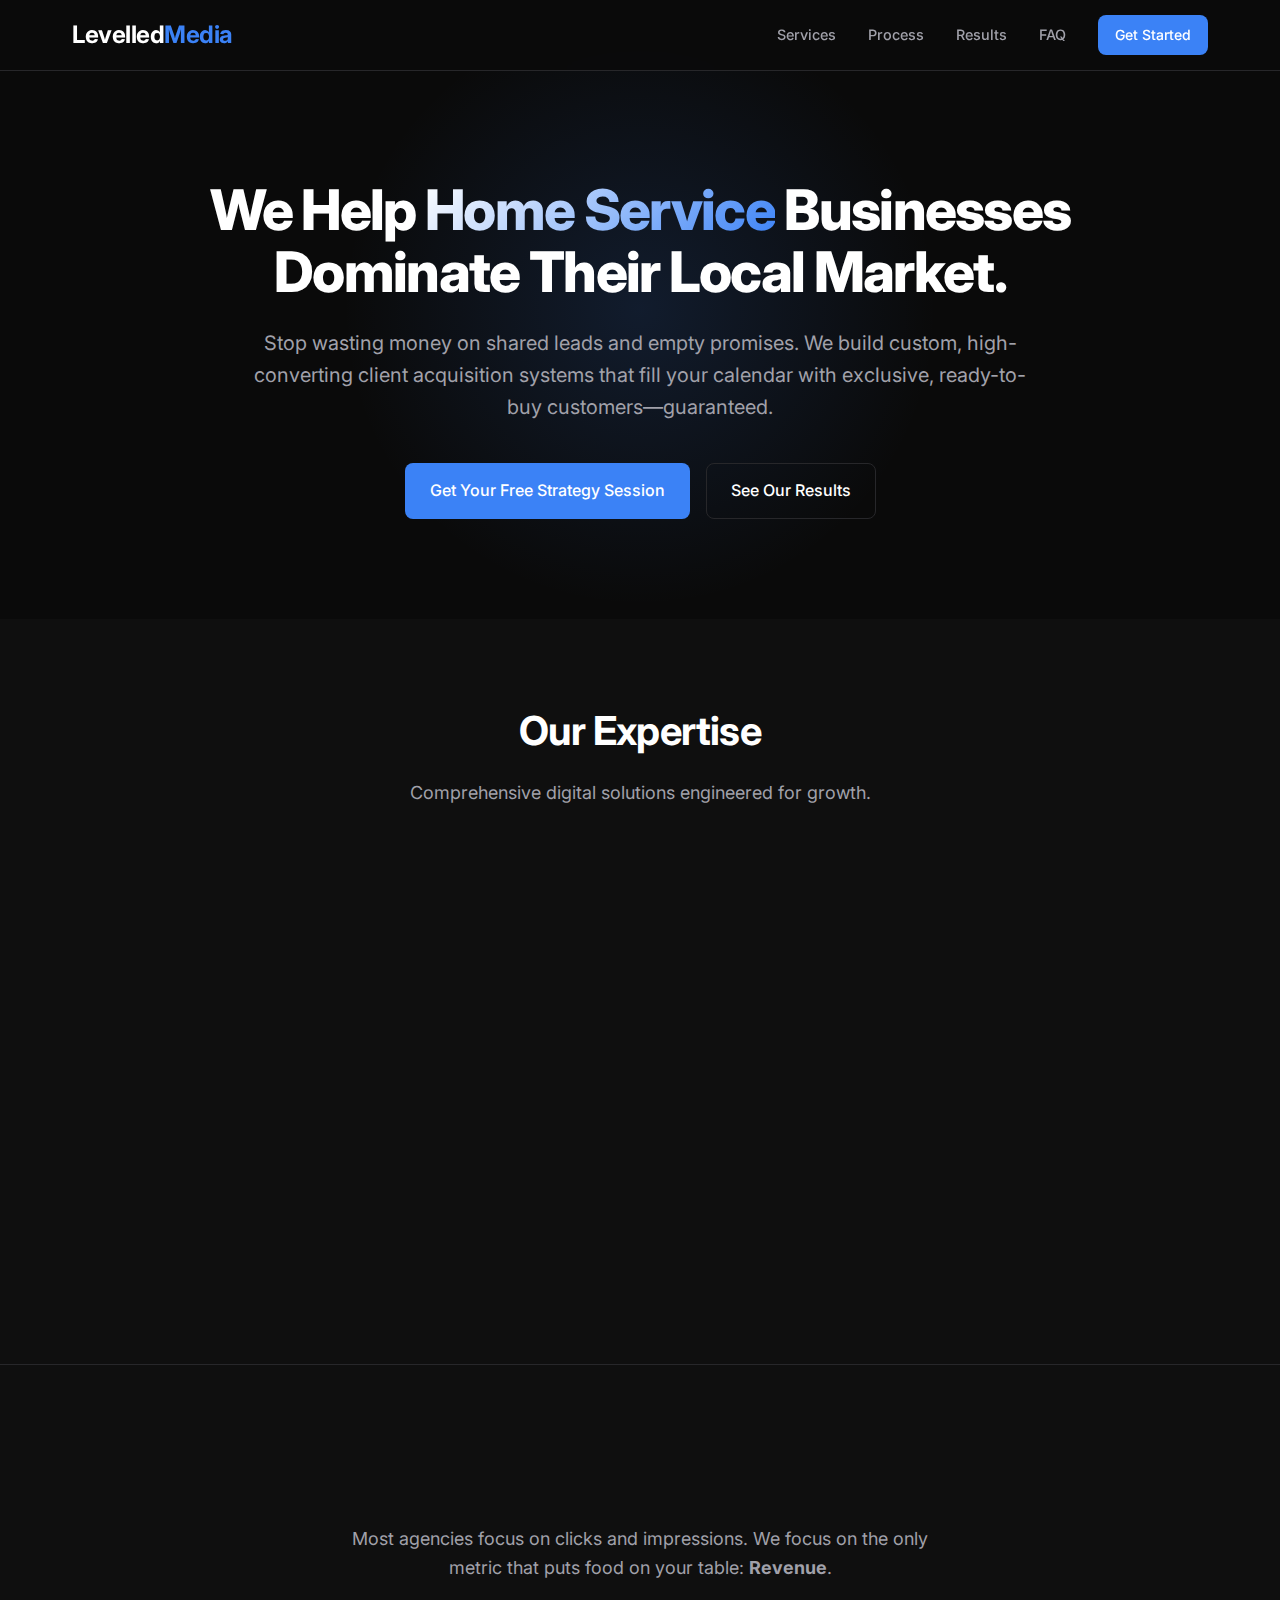
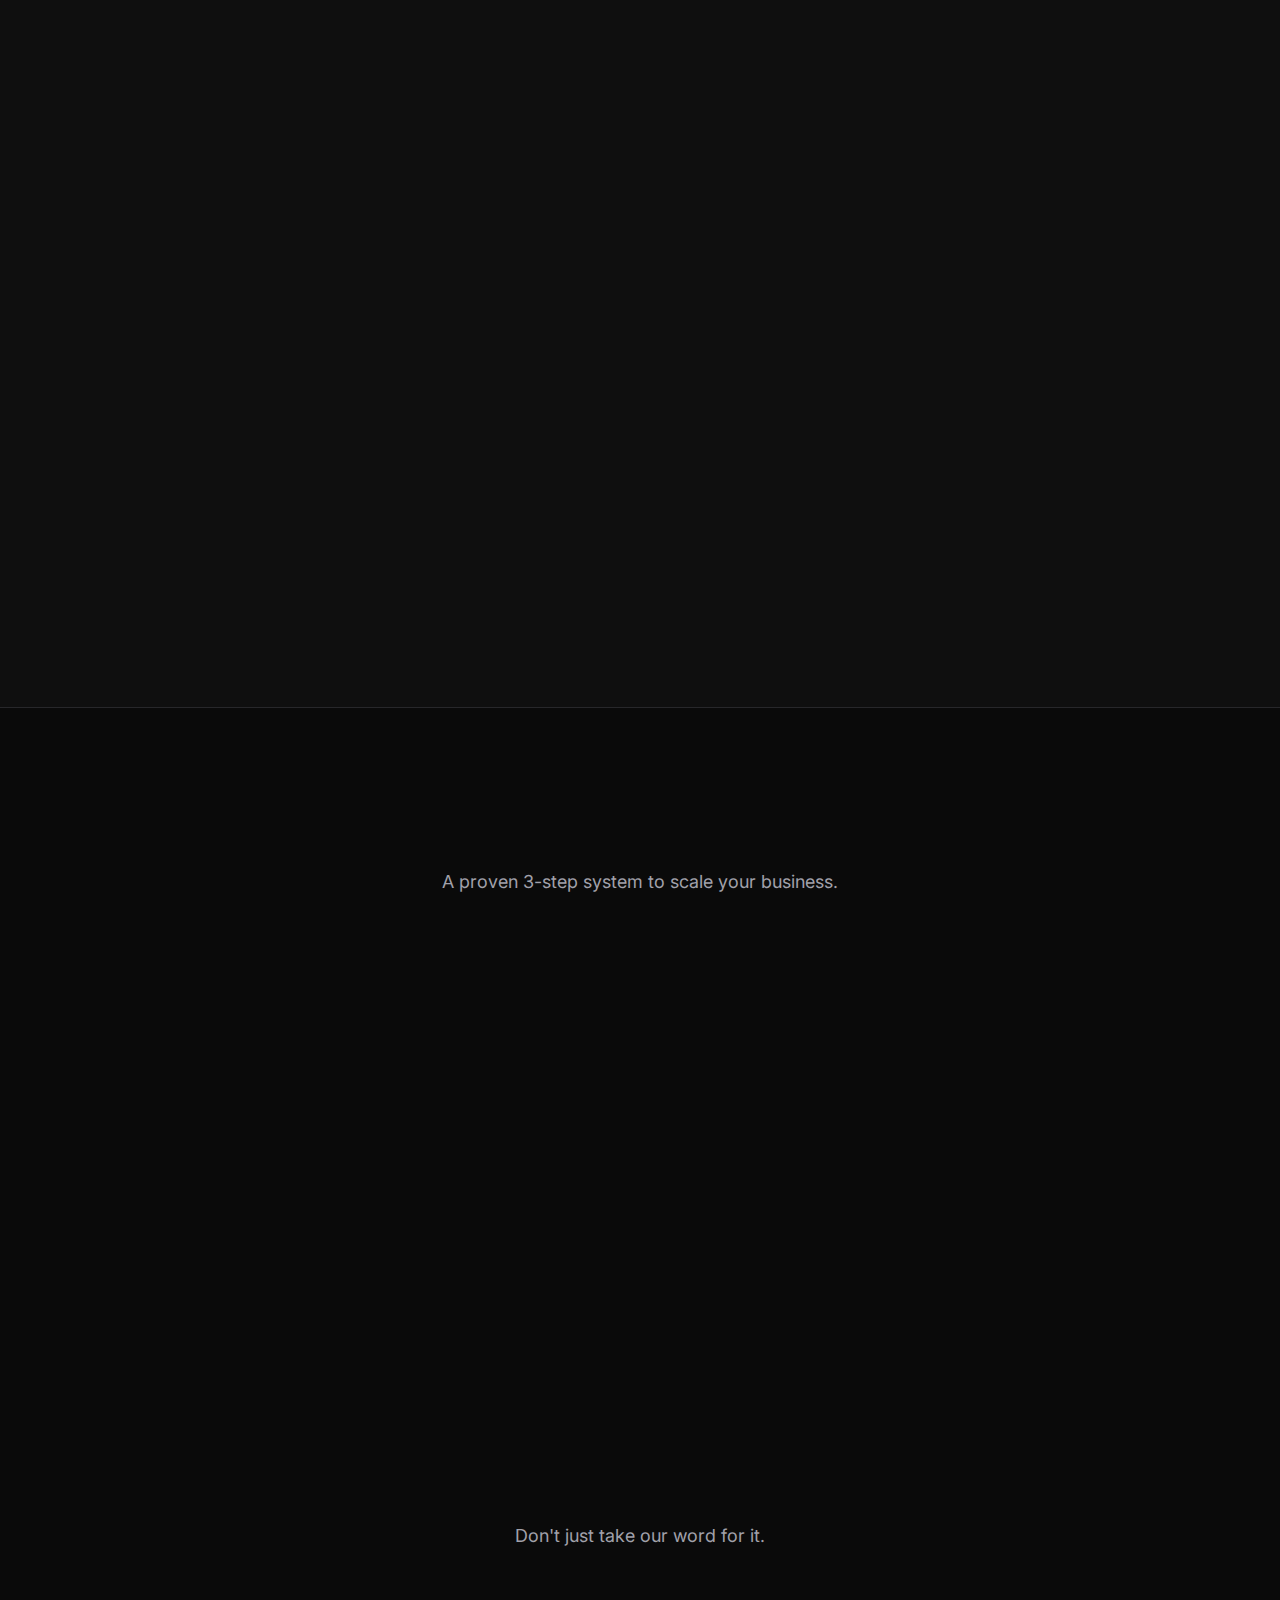
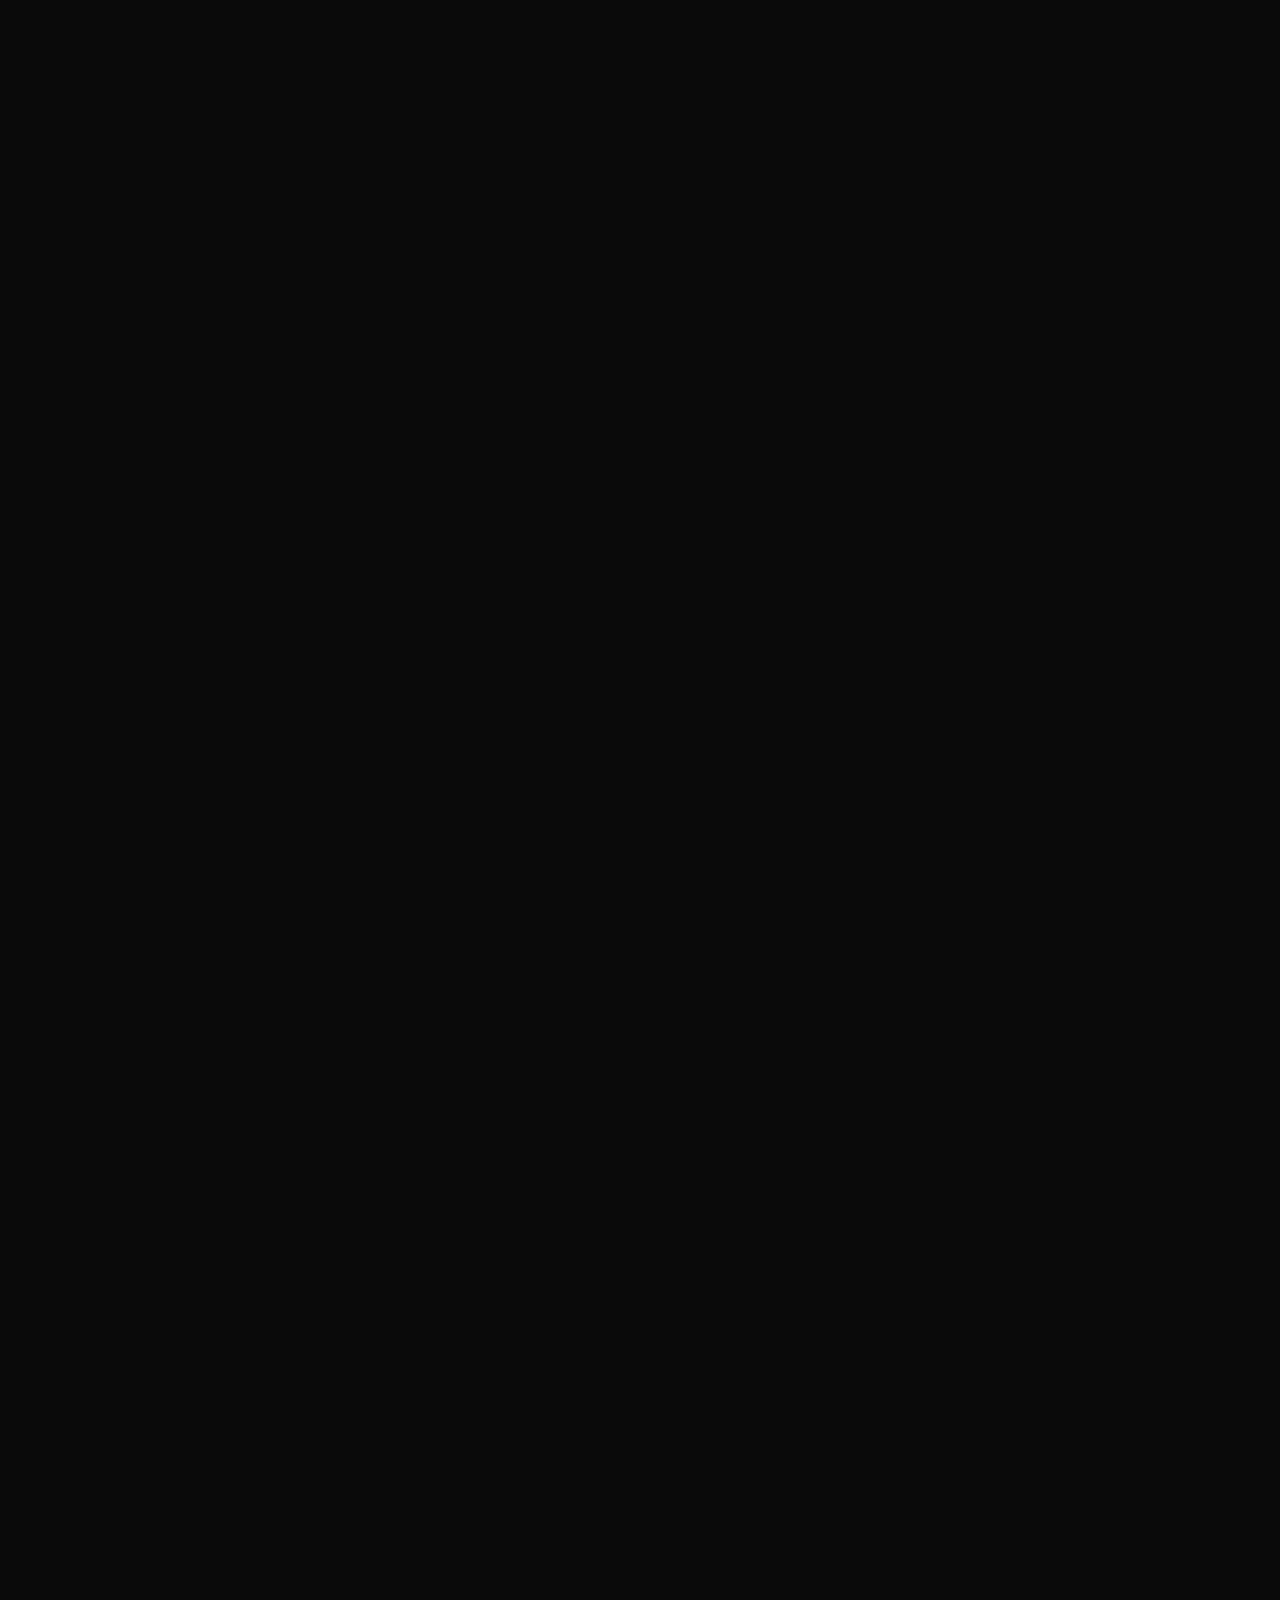
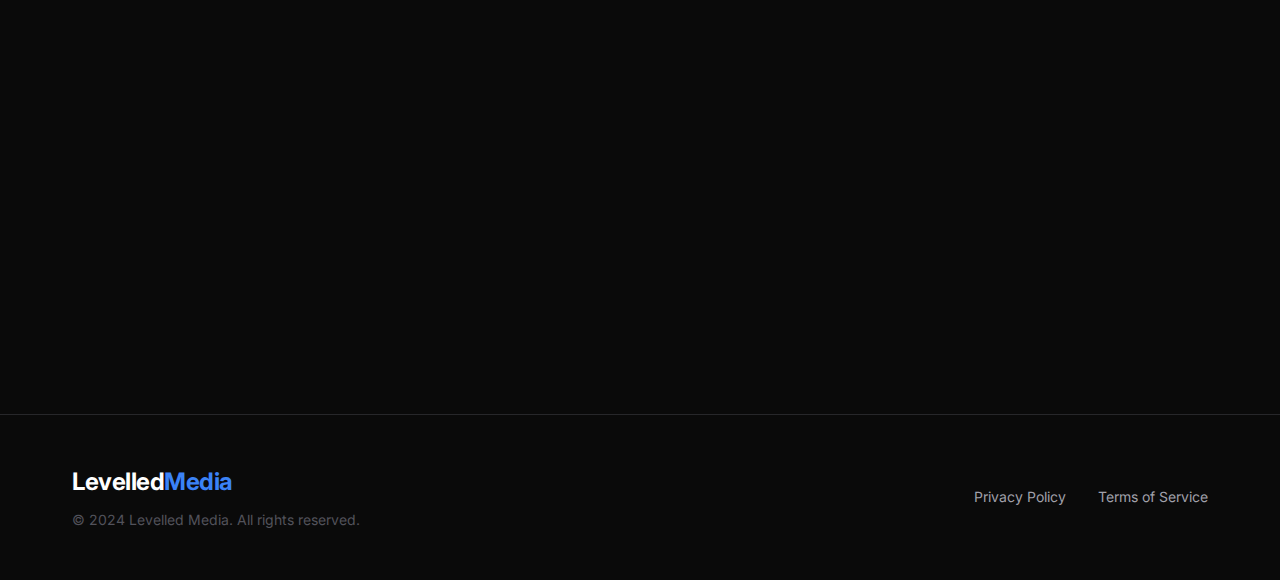
<file: index.html>
<!DOCTYPE html>
<html lang="en">

<head>
    <meta charset="UTF-8">
    <meta name="viewport" content="width=device-width, initial-scale=1.0">
    <meta name="description"
        content="Helping home service businesses get more leads, close more deals, and make more money through Websites, SEO, and AI Automation.">
    <title>Growth Agency | Marketing for Home Services</title>
    <link rel="preconnect" href="https://fonts.googleapis.com">
    <link rel="preconnect" href="https://fonts.gstatic.com" crossorigin>
    <link href="https://fonts.googleapis.com/css2?family=Inter:wght@300;400;500;600;700&display=swap" rel="stylesheet">
    <link rel="stylesheet" href="styles.css">
</head>

<body>
    <header class="header">
        <div class="container header-container">
            <a href="#" class="logo">Levelled<span class="accent">Media</span></a>
            <nav class="nav">
                <ul class="nav-list">
                    <li><a href="#services">Services</a></li>
                    <li><a href="#process">Process</a></li>
                    <li><a href="#results">Results</a></li>
                    <li><a href="#faq">FAQ</a></li>
                    <li><a href="#contact" class="btn btn-primary btn-sm">Get Started</a></li>
                </ul>
                <button class="mobile-menu-toggle" aria-label="Toggle Menu">
                    <span></span>
                    <span></span>
                    <span></span>
                </button>
            </nav>
        </div>
    </header>

    <main>
        <section id="hero" class="hero-section">
            <div class="container hero-container">
                <div class="hero-content">
                    <h1 class="hero-title">We Help <span class="text-gradient">Home Service</span> Businesses Dominate
                        Their Local Market.</h1>
                    <p class="hero-subtitle">Stop wasting money on shared leads and empty promises. We build custom,
                        high-converting client acquisition systems that fill your calendar with exclusive, ready-to-buy
                        customers—guaranteed.</p>
                    <div class="hero-actions">
                        <a href="#contact" class="btn btn-primary">Get Your Free Strategy Session</a>
                        <a href="#results" class="btn btn-secondary">See Our Results</a>
                    </div>
                </div>
            </div>
            <div class="hero-background-glow"></div>
        </section>

        <section id="services" class="section services-section">
            <div class="container">
                <div class="section-header">
                    <h2 class="section-title">Our Expertise</h2>
                    <p class="section-subtitle">Comprehensive digital solutions engineered for growth.</p>
                </div>
                <div class="services-grid">
                    <!-- Service 1 -->
                    <div class="service-card">
                        <div class="service-icon">
                            <svg xmlns="http://www.w3.org/2000/svg" width="24" height="24" viewBox="0 0 24 24"
                                fill="none" stroke="currentColor" stroke-width="2" stroke-linecap="round"
                                stroke-linejoin="round">
                                <circle cx="12" cy="12" r="10"></circle>
                                <line x1="2" y1="12" x2="22" y2="12"></line>
                                <path
                                    d="M12 2a15.3 15.3 0 0 1 4 10 15.3 15.3 0 0 1-4 10 15.3 15.3 0 0 1-4-10 15.3 15.3 0 0 1 4-10z">
                                </path>
                            </svg>
                        </div>
                        <h3>High-Converting Websites</h3>
                        <p>Your website shouldn't just be a digital business card. We build lightning-fast,
                            mobile-optimized sales funnels designed with one goal: turning cold visitors into paying
                            customers.</p>
                    </div>
                    <!-- Service 2 -->
                    <div class="service-card">
                        <div class="service-icon">
                            <svg xmlns="http://www.w3.org/2000/svg" width="24" height="24" viewBox="0 0 24 24"
                                fill="none" stroke="currentColor" stroke-width="2" stroke-linecap="round"
                                stroke-linejoin="round">
                                <circle cx="11" cy="11" r="8"></circle>
                                <line x1="21" y1="21" x2="16.65" y2="16.65"></line>
                            </svg>
                        </div>
                        <h3>Local SEO Domination</h3>
                        <p>When someone in your town needs a plumber or electrician, who do they call? We ensure your
                            business appears at the top of Google Maps and Search results, driving consistent organic
                            traffic.</p>
                    </div>
                    <!-- Service 3 -->
                    <div class="service-card">
                        <div class="service-icon">
                            <svg xmlns="http://www.w3.org/2000/svg" width="24" height="24" viewBox="0 0 24 24"
                                fill="none" stroke="currentColor" stroke-width="2" stroke-linecap="round"
                                stroke-linejoin="round">
                                <polyline points="23 6 13.5 15.5 8.5 10.5 1 18"></polyline>
                                <polyline points="17 6 23 6 23 12"></polyline>
                            </svg>
                        </div>
                        <h3>Paid Ad Campaigns</h3>
                        <p>Skip the wait. We design targeted Google and Facebook ad campaigns that put your offer in
                            front of homeowners actively looking for your services right now. Immediate visibility,
                            immediate ROI.</p>
                    </div>
                    <!-- Service 4 -->
                    <div class="service-card">
                        <div class="service-icon">
                            <svg xmlns="http://www.w3.org/2000/svg" width="24" height="24" viewBox="0 0 24 24"
                                fill="none" stroke="currentColor" stroke-width="2" stroke-linecap="round"
                                stroke-linejoin="round">
                                <rect x="4" y="4" width="16" height="16" rx="2" ry="2"></rect>
                                <rect x="9" y="9" width="6" height="6"></rect>
                                <line x1="9" y1="1" x2="9" y2="4"></line>
                                <line x1="15" y1="1" x2="15" y2="4"></line>
                                <line x1="9" y1="20" x2="9" y2="23"></line>
                                <line x1="15" y1="20" x2="15" y2="23"></line>
                                <line x1="20" y1="9" x2="23" y2="9"></line>
                                <line x1="20" y1="14" x2="23" y2="14"></line>
                                <line x1="1" y1="9" x2="4" y2="9"></line>
                                <line x1="1" y1="14" x2="4" y2="14"></line>
                            </svg>
                        </div>
                        <h3>AI Automation & CRM</h3>
                        <p>Speed to lead is everything. Our AI systems instantly follow up with inquiries via text and
                            email, qualify them, and book appointments directly into your calendar while you focus on
                            the job.</p>
                    </div>
                </div>
            </div>
        </section>

        <section id="why-us" class="section value-section">
            <div class="container value-container">
                <div class="section-header">
                    <h2 class="section-title">Why Partner With Us?</h2>
                    <p class="section-subtitle">Most agencies focus on clicks and impressions. We focus on the only
                        metric that puts food on your table: <strong>Revenue</strong>.</p>
                </div>
                <div class="value-content-wrapper">
                    <ul class="value-list">
                        <li>
                            <div class="icon-box">
                                <svg xmlns="http://www.w3.org/2000/svg" width="24" height="24" viewBox="0 0 24 24"
                                    fill="none" stroke="currentColor" stroke-width="2" stroke-linecap="round"
                                    stroke-linejoin="round">
                                    <polyline points="20 6 9 17 4 12"></polyline>
                                </svg>
                            </div>
                            <div class="value-text">
                                <strong>Home Service Specialists</strong>
                                <p>We don't work with e-commerce or restaurants. We strictly serve trades businesses. We
                                    speak your language and understand the unique challenges of booking jobs in the
                                    field.</p>
                            </div>
                        </li>
                        <li>
                            <div class="icon-box">
                                <svg xmlns="http://www.w3.org/2000/svg" width="24" height="24" viewBox="0 0 24 24"
                                    fill="none" stroke="currentColor" stroke-width="2" stroke-linecap="round"
                                    stroke-linejoin="round">
                                    <polyline points="20 6 9 17 4 12"></polyline>
                                </svg>
                            </div>
                            <div class="value-text">
                                <strong>Exclusive Leads, No Sharing</strong>
                                <p>Tired of fighting 5 other contractors for the same "HomeAdvisor" lead? Our systems
                                    generate exclusive leads that go directly to your phone and no one else's.</p>
                            </div>
                        </li>
                        <li>
                            <div class="icon-box">
                                <svg xmlns="http://www.w3.org/2000/svg" width="24" height="24" viewBox="0 0 24 24"
                                    fill="none" stroke="currentColor" stroke-width="2" stroke-linecap="round"
                                    stroke-linejoin="round">
                                    <polyline points="20 6 9 17 4 12"></polyline>
                                </svg>
                            </div>
                            <div class="value-text">
                                <strong>Results-Based Guarantee</strong>
                                <p>We are so confident in our systems that we put our money where our mouth is. If we
                                    don't generate qualified opportunities for your business, we work for free until we
                                    do.</p>
                            </div>
                        </li>
                        <li>
                            <div class="icon-box">
                                <svg xmlns="http://www.w3.org/2000/svg" width="24" height="24" viewBox="0 0 24 24"
                                    fill="none" stroke="currentColor" stroke-width="2" stroke-linecap="round"
                                    stroke-linejoin="round">
                                    <polyline points="20 6 9 17 4 12"></polyline>
                                </svg>
                            </div>
                            <div class="value-text">
                                <strong>Complete Transparency & Reporting</strong>
                                <p>No confusing jargon. You get a simple dashboard showing exactly how much you spent
                                    and how much you made. You'll always know your exact ROI.</p>
                            </div>
                        </li>
                    </ul>
                </div>
            </div>
        </section>

        <section id="process" class="section process-section">
            <div class="container">
                <div class="section-header">
                    <h2 class="section-title">Our Process</h2>
                    <p class="section-subtitle">A proven 3-step system to scale your business.</p>
                </div>
                <div class="process-steps">
                    <div class="process-step">
                        <div class="step-number">01</div>
                        <h3>Discovery & Audit</h3>
                        <p>We start with a deep dive into your current online presence, target audience, and business
                            goals. We identify untapped opportunities and pinpoint exactly where your competitors are
                            winning (and losing).</p>
                    </div>
                    <div class="step-connector"></div>
                    <div class="process-step">
                        <div class="step-number">02</div>
                        <h3>Custom Strategy & Build</h3>
                        <p>Based on our audit, we craft a bespoke client acquisition strategy. This includes
                            high-converting website design, local SEO optimization, targeted ad campaigns, and AI
                            automation tailored to your unique needs.</p>
                    </div>
                    <div class="step-connector"></div>
                    <div class="process-step">
                        <div class="step-number">03</div>
                        <h3>Launch, Optimize & Scale</h3>
                        <p>We launch your campaigns, meticulously track every lead, call, and booked job. Our team
                            continuously monitors performance, making data-driven adjustments to maximize your ROI and
                            scale your business predictably.</p>
                    </div>
                </div>
            </div>
        </section>

        <section id="results" class="section results-section">
            <div class="container">
                <div class="section-header">
                    <h2 class="section-title">Client Results</h2>
                    <p class="section-subtitle">Don't just take our word for it.</p>
                </div>
                <div class="testimonials-grid">
                    <div class="testimonial-card">
                        <div class="stars">
                            <svg xmlns="http://www.w3.org/2000/svg" width="20" height="20" viewBox="0 0 24 24"
                                fill="#FFD700" stroke="#FFD700" stroke-width="2" stroke-linecap="round"
                                stroke-linejoin="round">
                                <polygon
                                    points="12 2 15.09 8.26 22 9.27 17 14.14 18.18 21.02 12 17.77 5.82 21.02 7 14.14 2 9.27 8.91 8.26 12 2">
                                </polygon>
                            </svg>
                            <svg xmlns="http://www.w3.org/2000/svg" width="20" height="20" viewBox="0 0 24 24"
                                fill="#FFD700" stroke="#FFD700" stroke-width="2" stroke-linecap="round"
                                stroke-linejoin="round">
                                <polygon
                                    points="12 2 15.09 8.26 22 9.27 17 14.14 18.18 21.02 12 17.77 5.82 21.02 7 14.14 2 9.27 8.91 8.26 12 2">
                                </polygon>
                            </svg>
                            <svg xmlns="http://www.w3.org/2000/svg" width="20" height="20" viewBox="0 0 24 24"
                                fill="#FFD700" stroke="#FFD700" stroke-width="2" stroke-linecap="round"
                                stroke-linejoin="round">
                                <polygon
                                    points="12 2 15.09 8.26 22 9.27 17 14.14 18.18 21.02 12 17.77 5.82 21.02 7 14.14 2 9.27 8.91 8.26 12 2">
                                </polygon>
                            </svg>
                            <svg xmlns="http://www.w3.org/2000/svg" width="20" height="20" viewBox="0 0 24 24"
                                fill="#FFD700" stroke="#FFD700" stroke-width="2" stroke-linecap="round"
                                stroke-linejoin="round">
                                <polygon
                                    points="12 2 15.09 8.26 22 9.27 17 14.14 18.18 21.02 12 17.77 5.82 21.02 7 14.14 2 9.27 8.91 8.26 12 2">
                                </polygon>
                            </svg>
                            <svg xmlns="http://www.w3.org/2000/svg" width="20" height="20" viewBox="0 0 24 24"
                                fill="#FFD700" stroke="#FFD700" stroke-width="2" stroke-linecap="round"
                                stroke-linejoin="round">
                                <polygon
                                    points="12 2 15.09 8.26 22 9.27 17 14.14 18.18 21.02 12 17.77 5.82 21.02 7 14.14 2 9.27 8.91 8.26 12 2">
                                </polygon>
                            </svg>
                        </div>
                        <p class="quote">"Since working with Levelled Media, our plumbing inquiries have tripled. We had
                            to hire two new vans just to keep up."</p>
                        <div class="author">
                            <strong>Mike T.</strong>
                            <span>Owner, Titan Plumbing</span>
                        </div>
                    </div>

                    <div class="testimonial-card">
                        <div class="stars">
                            <svg xmlns="http://www.w3.org/2000/svg" width="20" height="20" viewBox="0 0 24 24"
                                fill="#FFD700" stroke="#FFD700" stroke-width="2" stroke-linecap="round"
                                stroke-linejoin="round">
                                <polygon
                                    points="12 2 15.09 8.26 22 9.27 17 14.14 18.18 21.02 12 17.77 5.82 21.02 7 14.14 2 9.27 8.91 8.26 12 2">
                                </polygon>
                            </svg>
                            <svg xmlns="http://www.w3.org/2000/svg" width="20" height="20" viewBox="0 0 24 24"
                                fill="#FFD700" stroke="#FFD700" stroke-width="2" stroke-linecap="round"
                                stroke-linejoin="round">
                                <polygon
                                    points="12 2 15.09 8.26 22 9.27 17 14.14 18.18 21.02 12 17.77 5.82 21.02 7 14.14 2 9.27 8.91 8.26 12 2">
                                </polygon>
                            </svg>
                            <svg xmlns="http://www.w3.org/2000/svg" width="20" height="20" viewBox="0 0 24 24"
                                fill="#FFD700" stroke="#FFD700" stroke-width="2" stroke-linecap="round"
                                stroke-linejoin="round">
                                <polygon
                                    points="12 2 15.09 8.26 22 9.27 17 14.14 18.18 21.02 12 17.77 5.82 21.02 7 14.14 2 9.27 8.91 8.26 12 2">
                                </polygon>
                            </svg>
                            <svg xmlns="http://www.w3.org/2000/svg" width="20" height="20" viewBox="0 0 24 24"
                                fill="#FFD700" stroke="#FFD700" stroke-width="2" stroke-linecap="round"
                                stroke-linejoin="round">
                                <polygon
                                    points="12 2 15.09 8.26 22 9.27 17 14.14 18.18 21.02 12 17.77 5.82 21.02 7 14.14 2 9.27 8.91 8.26 12 2">
                                </polygon>
                            </svg>
                            <svg xmlns="http://www.w3.org/2000/svg" width="20" height="20" viewBox="0 0 24 24"
                                fill="#FFD700" stroke="#FFD700" stroke-width="2" stroke-linecap="round"
                                stroke-linejoin="round">
                                <polygon
                                    points="12 2 15.09 8.26 22 9.27 17 14.14 18.18 21.02 12 17.77 5.82 21.02 7 14.14 2 9.27 8.91 8.26 12 2">
                                </polygon>
                            </svg>
                        </div>
                        <p class="quote">"The AI automation system they built saves us 10 hours a week. It follows up
                            with leads instantly while I'm on the job."</p>
                        <div class="author">
                            <strong>Sarah J.</strong>
                            <span>Manager, Green Leaf Landscapes</span>
                        </div>
                    </div>

                    <div class="testimonial-card">
                        <div class="stars">
                            <svg xmlns="http://www.w3.org/2000/svg" width="20" height="20" viewBox="0 0 24 24"
                                fill="#FFD700" stroke="#FFD700" stroke-width="2" stroke-linecap="round"
                                stroke-linejoin="round">
                                <polygon
                                    points="12 2 15.09 8.26 22 9.27 17 14.14 18.18 21.02 12 17.77 5.82 21.02 7 14.14 2 9.27 8.91 8.26 12 2">
                                </polygon>
                            </svg>
                            <svg xmlns="http://www.w3.org/2000/svg" width="20" height="20" viewBox="0 0 24 24"
                                fill="#FFD700" stroke="#FFD700" stroke-width="2" stroke-linecap="round"
                                stroke-linejoin="round">
                                <polygon
                                    points="12 2 15.09 8.26 22 9.27 17 14.14 18.18 21.02 12 17.77 5.82 21.02 7 14.14 2 9.27 8.91 8.26 12 2">
                                </polygon>
                            </svg>
                            <svg xmlns="http://www.w3.org/2000/svg" width="20" height="20" viewBox="0 0 24 24"
                                fill="#FFD700" stroke="#FFD700" stroke-width="2" stroke-linecap="round"
                                stroke-linejoin="round">
                                <polygon
                                    points="12 2 15.09 8.26 22 9.27 17 14.14 18.18 21.02 12 17.77 5.82 21.02 7 14.14 2 9.27 8.91 8.26 12 2">
                                </polygon>
                            </svg>
                            <svg xmlns="http://www.w3.org/2000/svg" width="20" height="20" viewBox="0 0 24 24"
                                fill="#FFD700" stroke="#FFD700" stroke-width="2" stroke-linecap="round"
                                stroke-linejoin="round">
                                <polygon
                                    points="12 2 15.09 8.26 22 9.27 17 14.14 18.18 21.02 12 17.77 5.82 21.02 7 14.14 2 9.27 8.91 8.26 12 2">
                                </polygon>
                            </svg>
                            <svg xmlns="http://www.w3.org/2000/svg" width="20" height="20" viewBox="0 0 24 24"
                                fill="#FFD700" stroke="#FFD700" stroke-width="2" stroke-linecap="round"
                                stroke-linejoin="round">
                                <polygon
                                    points="12 2 15.09 8.26 22 9.27 17 14.14 18.18 21.02 12 17.77 5.82 21.02 7 14.14 2 9.27 8.91 8.26 12 2">
                                </polygon>
                            </svg>
                        </div>
                        <p class="quote">"We were burning cash on Google Ads with zero results. Levelled Media took
                            over, rebuilt our campaign, and cut our cost-per-lead by 60% in the first month."</p>
                        <div class="author">
                            <strong>David R.</strong>
                            <span>Owner, Rapid Response HVAC</span>
                        </div>
                    </div>
                </div>
            </div>
        </section>

        <section id="faq" class="section faq-section">
            <div class="container faq-container">
                <div class="section-header">
                    <h2 class="section-title">Frequently Asked Questions</h2>
                </div>
                <div class="faq-list">
                    <div class="faq-item">
                        <div class="faq-question">
                            <h3>How fast can I see results?</h3>
                            <span class="plus-icon">+</span>
                        </div>
                        <div class="faq-answer">
                            <p>For paid ads, we can often generate leads within 48 hours of launch. SEO typically takes
                                3-6 months for significant impact, while our website upgrades improve conversion rates
                                immediately.</p>
                        </div>
                    </div>
                    <div class="faq-item">
                        <div class="faq-question">
                            <h3>Do you work with businesses outside home services?</h3>
                            <span class="plus-icon">+</span>
                        </div>
                        <div class="faq-answer">
                            <p>We specialize in home services (HVAC, Plumbing, Roofing, etc.) because we know exactly
                                what works in this industry. This focus allows us to deliver superior results compared
                                to generalist agencies.</p>
                        </div>
                    </div>
                    <div class="faq-item">
                        <div class="faq-question">
                            <h3>What is your pricing?</h3>
                            <span class="plus-icon">+</span>
                        </div>
                        <div class="faq-answer">
                            <p>We build custom packages based on your goals and budget. We'll give you a clear,
                                flat-rate quote during our strategy call—no hidden fees or surprises.</p>
                        </div>
                    </div>
                    <div class="faq-item">
                        <div class="faq-question">
                            <h3>Do I have to sign a long-term contract?</h3>
                            <span class="plus-icon">+</span>
                        </div>
                        <div class="faq-answer">
                            <p>No. We believe in earning your business every month. Our standard agreements are
                                month-to-month after an initial 3-month ramp-up period to ensure we have enough data to
                                optimize your campaigns effectively.</p>
                        </div>
                    </div>
                    <div class="faq-item">
                        <div class="faq-question">
                            <h3>How do I know if it's working?</h3>
                            <span class="plus-icon">+</span>
                        </div>
                        <div class="faq-answer">
                            <p>Transparency is one of our core values. You'll get access to a live dashboard where you
                                can see every lead, listen to call recordings, and track your ROI in real-time.</p>
                        </div>
                    </div>
                </div>
            </div>
        </section>

        <section id="contact" class="section contact-section">
            <div class="container contact-container">
                <div class="contact-card">
                    <h2>Ready to Grow Your Business?</h2>
                    <p>Schedule a 15-minute discovery call to see if we're a good fit.</p>
                    <form class="contact-form"
                        onsubmit="event.preventDefault(); alert('Thanks for your interest! This is a demo form.');">
                        <div class="form-group">
                            <input type="text" placeholder="Your Name" required>
                        </div>
                        <div class="form-group">
                            <input type="email" placeholder="Email Address" required>
                        </div>
                        <div class="form-group">
                            <input type="tel" placeholder="Phone Number">
                        </div>
                        <div class="form-group">
                            <input type="text" placeholder="Company Name">
                        </div>
                        <button type="submit" class="btn btn-primary btn-full">Book Strategy Call</button>
                    </form>
                </div>
            </div>
        </section>
    </main>

    <footer class="footer">
        <div class="container footer-container">
            <div class="footer-brand">
                <a href="#" class="logo">Levelled<span class="accent">Media</span></a>
                <p>&copy; 2024 Levelled Media. All rights reserved.</p>
            </div>
            <div class="footer-links">
                <a href="/privacy/">Privacy Policy</a>
                <a href="#">Terms of Service</a>
            </div>
        </div>
    </footer>

    <script src="script.js"></script>
</body>

</html>
</file>
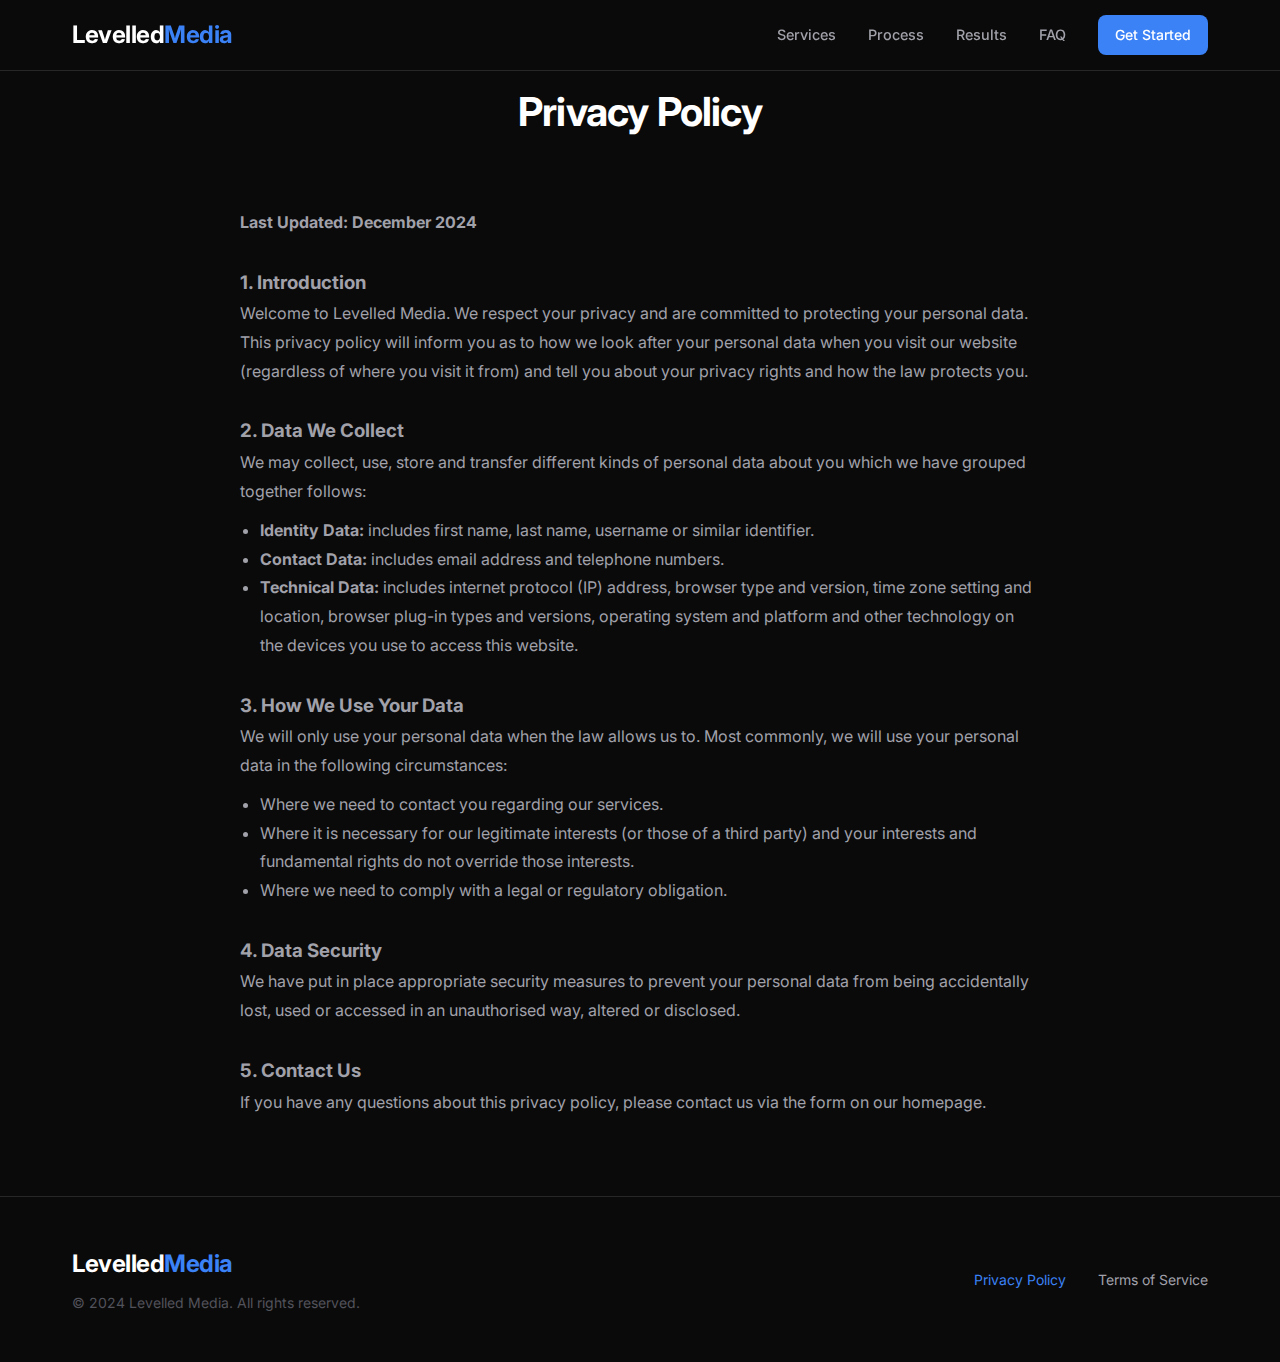
<file: privacy/index.html>
<!DOCTYPE html>
<html lang="en">

<head>
    <meta charset="UTF-8">
    <meta name="viewport" content="width=device-width, initial-scale=1.0">
    <meta name="description" content="Privacy Policy for Levelled Media.">
    <title>Privacy Policy | Levelled Media</title>
    <link rel="preconnect" href="https://fonts.googleapis.com">
    <link rel="preconnect" href="https://fonts.gstatic.com" crossorigin>
    <link href="https://fonts.googleapis.com/css2?family=Inter:wght@300;400;500;600;700&display=swap" rel="stylesheet">
    <link rel="stylesheet" href="../styles.css">
</head>

<body>
    <header class="header">
        <div class="container header-container">
            <a href="../" class="logo">Levelled<span class="accent">Media</span></a>
            <nav class="nav">
                <ul class="nav-list">
                    <li><a href="../#services">Services</a></li>
                    <li><a href="../#process">Process</a></li>
                    <li><a href="../#results">Results</a></li>
                    <li><a href="../#faq">FAQ</a></li>
                    <li><a href="../#contact" class="btn btn-primary btn-sm">Get Started</a></li>
                </ul>
                <button class="mobile-menu-toggle" aria-label="Toggle Menu">
                    <span></span>
                    <span></span>
                    <span></span>
                </button>
            </nav>
        </div>
    </header>

    <main>
        <section class="section">
            <div class="container">
                <div class="section-header">
                    <h1 class="section-title">Privacy Policy</h1>
                </div>
                <div style="max-width: 800px; margin: 0 auto; color: var(--text-secondary); line-height: 1.8;">
                    <p><strong>Last Updated: December 2024</strong></p>
                    <br>
                    <h3>1. Introduction</h3>
                    <p>Welcome to Levelled Media. We respect your privacy and are committed to protecting your personal
                        data. This privacy policy will inform you as to how we look after your personal data when you
                        visit our website (regardless of where you visit it from) and tell you about your privacy rights
                        and how the law protects you.</p>
                    <br>
                    <h3>2. Data We Collect</h3>
                    <p>We may collect, use, store and transfer different kinds of personal data about you which we have
                        grouped together follows:</p>
                    <ul style="list-style: disc; padding-left: 20px; margin-top: 10px;">
                        <li><strong>Identity Data:</strong> includes first name, last name, username or similar
                            identifier.</li>
                        <li><strong>Contact Data:</strong> includes email address and telephone numbers.</li>
                        <li><strong>Technical Data:</strong> includes internet protocol (IP) address, browser type and
                            version, time zone setting and location, browser plug-in types and versions, operating
                            system and platform and other technology on the devices you use to access this website.</li>
                    </ul>
                    <br>
                    <h3>3. How We Use Your Data</h3>
                    <p>We will only use your personal data when the law allows us to. Most commonly, we will use your
                        personal data in the following circumstances:</p>
                    <ul style="list-style: disc; padding-left: 20px; margin-top: 10px;">
                        <li>Where we need to contact you regarding our services.</li>
                        <li>Where it is necessary for our legitimate interests (or those of a third party) and your
                            interests and fundamental rights do not override those interests.</li>
                        <li>Where we need to comply with a legal or regulatory obligation.</li>
                    </ul>
                    <br>
                    <h3>4. Data Security</h3>
                    <p>We have put in place appropriate security measures to prevent your personal data from being
                        accidentally lost, used or accessed in an unauthorised way, altered or disclosed.</p>
                    <br>
                    <h3>5. Contact Us</h3>
                    <p>If you have any questions about this privacy policy, please contact us via the form on our
                        homepage.</p>
                </div>
            </div>
        </section>
    </main>

    <footer class="footer">
        <div class="container footer-container">
            <div class="footer-brand">
                <a href="../" class="logo">Levelled<span class="accent">Media</span></a>
                <p>&copy; 2024 Levelled Media. All rights reserved.</p>
            </div>
            <div class="footer-links">
                <a href="#" style="color: var(--accent-primary);">Privacy Policy</a>
                <a href="#">Terms of Service</a>
            </div>
        </div>
    </footer>

    <script src="../script.js"></script>
</body>

</html>
</file>
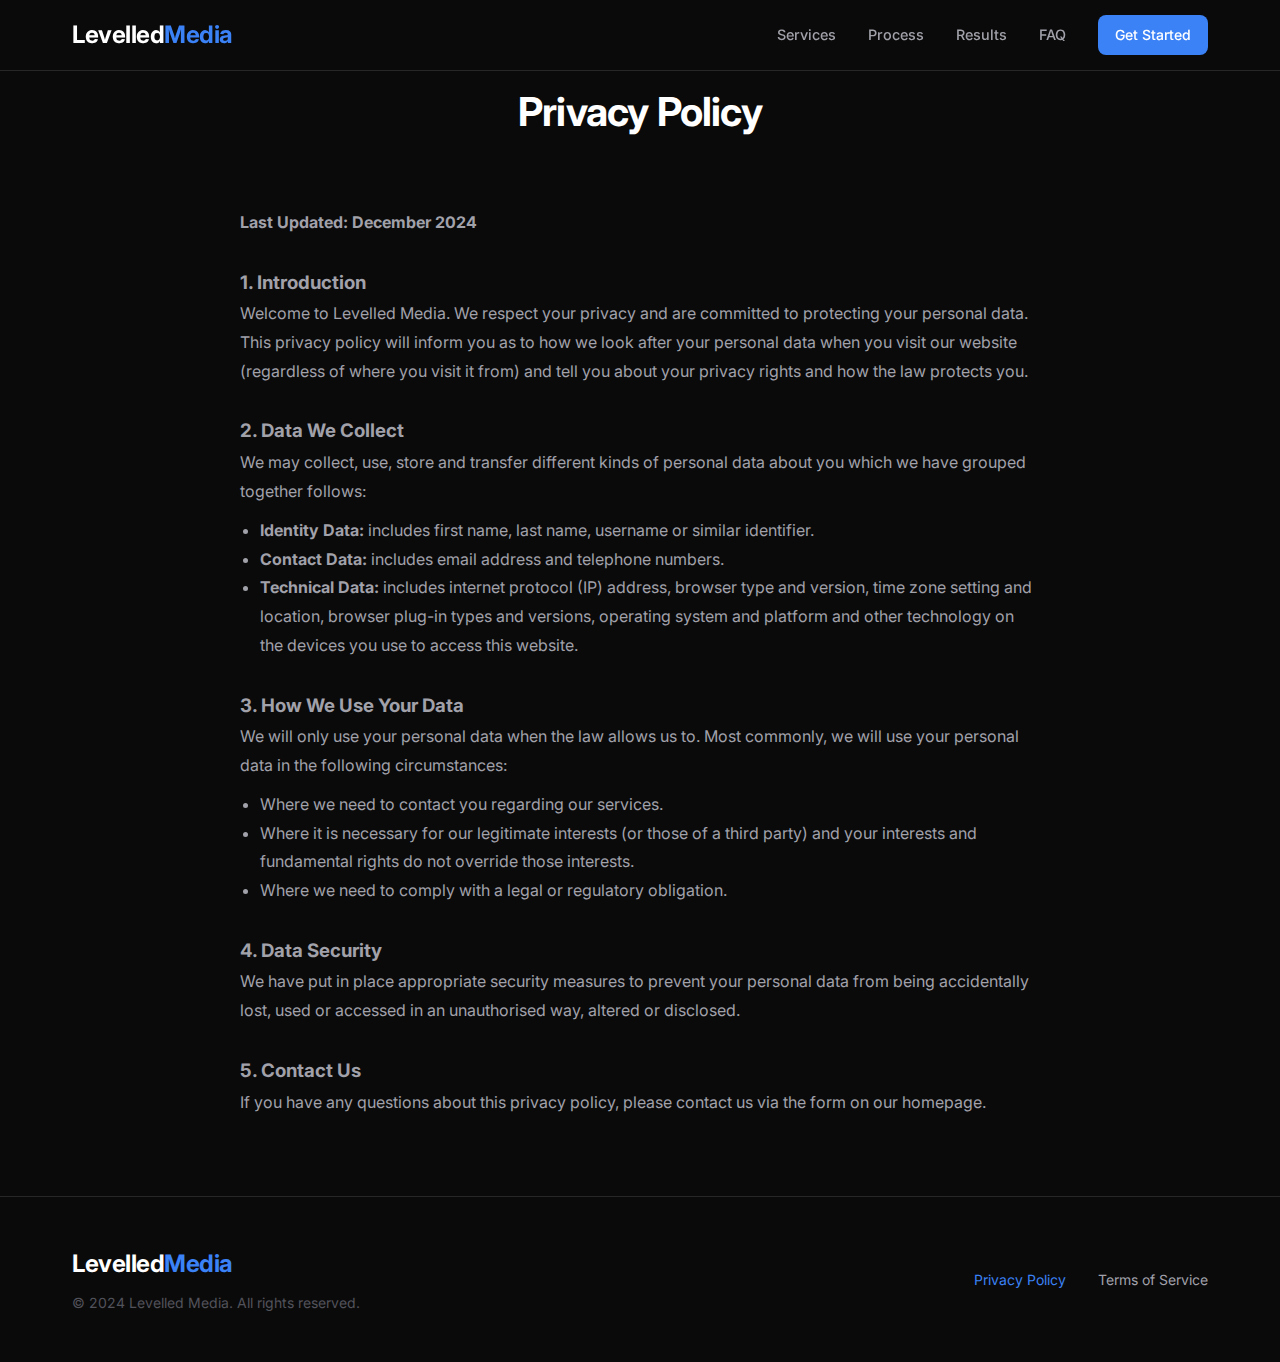
<file: privacy.html>
<!DOCTYPE html>
<html lang="en">

<head>
    <meta charset="UTF-8">
    <meta name="viewport" content="width=device-width, initial-scale=1.0">
    <meta name="description" content="Privacy Policy for Levelled Media.">
    <title>Privacy Policy | Levelled Media</title>
    <link rel="preconnect" href="https://fonts.googleapis.com">
    <link rel="preconnect" href="https://fonts.gstatic.com" crossorigin>
    <link href="https://fonts.googleapis.com/css2?family=Inter:wght@300;400;500;600;700&display=swap" rel="stylesheet">
    <link rel="stylesheet" href="styles.css">
</head>

<body>
    <header class="header">
        <div class="container header-container">
            <a href="index.html" class="logo">Levelled<span class="accent">Media</span></a>
            <nav class="nav">
                <ul class="nav-list">
                    <li><a href="index.html#services">Services</a></li>
                    <li><a href="index.html#process">Process</a></li>
                    <li><a href="index.html#results">Results</a></li>
                    <li><a href="index.html#faq">FAQ</a></li>
                    <li><a href="index.html#contact" class="btn btn-primary btn-sm">Get Started</a></li>
                </ul>
                <button class="mobile-menu-toggle" aria-label="Toggle Menu">
                    <span></span>
                    <span></span>
                    <span></span>
                </button>
            </nav>
        </div>
    </header>

    <main>
        <section class="section">
            <div class="container">
                <div class="section-header">
                    <h1 class="section-title">Privacy Policy</h1>
                </div>
                <div style="max-width: 800px; margin: 0 auto; color: var(--text-secondary); line-height: 1.8;">
                    <p><strong>Last Updated: December 2024</strong></p>
                    <br>
                    <h3>1. Introduction</h3>
                    <p>Welcome to Levelled Media. We respect your privacy and are committed to protecting your personal
                        data. This privacy policy will inform you as to how we look after your personal data when you
                        visit our website (regardless of where you visit it from) and tell you about your privacy rights
                        and how the law protects you.</p>
                    <br>
                    <h3>2. Data We Collect</h3>
                    <p>We may collect, use, store and transfer different kinds of personal data about you which we have
                        grouped together follows:</p>
                    <ul style="list-style: disc; padding-left: 20px; margin-top: 10px;">
                        <li><strong>Identity Data:</strong> includes first name, last name, username or similar
                            identifier.</li>
                        <li><strong>Contact Data:</strong> includes email address and telephone numbers.</li>
                        <li><strong>Technical Data:</strong> includes internet protocol (IP) address, browser type and
                            version, time zone setting and location, browser plug-in types and versions, operating
                            system and platform and other technology on the devices you use to access this website.</li>
                    </ul>
                    <br>
                    <h3>3. How We Use Your Data</h3>
                    <p>We will only use your personal data when the law allows us to. Most commonly, we will use your
                        personal data in the following circumstances:</p>
                    <ul style="list-style: disc; padding-left: 20px; margin-top: 10px;">
                        <li>Where we need to contact you regarding our services.</li>
                        <li>Where it is necessary for our legitimate interests (or those of a third party) and your
                            interests and fundamental rights do not override those interests.</li>
                        <li>Where we need to comply with a legal or regulatory obligation.</li>
                    </ul>
                    <br>
                    <h3>4. Data Security</h3>
                    <p>We have put in place appropriate security measures to prevent your personal data from being
                        accidentally lost, used or accessed in an unauthorised way, altered or disclosed.</p>
                    <br>
                    <h3>5. Contact Us</h3>
                    <p>If you have any questions about this privacy policy, please contact us via the form on our
                        homepage.</p>
                </div>
            </div>
        </section>
    </main>

    <footer class="footer">
        <div class="container footer-container">
            <div class="footer-brand">
                <a href="index.html" class="logo">Levelled<span class="accent">Media</span></a>
                <p>&copy; 2024 Levelled Media. All rights reserved.</p>
            </div>
            <div class="footer-links">
                <a href="#" style="color: var(--accent-primary);">Privacy Policy</a>
                <a href="#">Terms of Service</a>
            </div>
        </div>
    </footer>

    <script src="script.js"></script>
</body>

</html>
</file>
<file: styles.css>
:root {
    /* Colors */
    --bg-primary: #0a0a0a;
    --bg-secondary: #0f0f0f;
    --bg-tertiary: #161616;

    --text-primary: #ffffff;
    --text-secondary: #a1a1aa;
    --text-tertiary: #52525b;

    --accent-primary: #3b82f6;
    /* Electric Blue */
    --accent-glow: rgba(59, 130, 246, 0.5);

    --border-color: #27272a;

    /* Spacing */
    --container-padding: 2rem;
    --max-width: 1200px;

    /* Transitions */
    --transition-base: all 0.3s ease;
}

/* Reset & Base */
* {
    margin: 0;
    padding: 0;
    box-sizing: border-box;
}

html {
    scroll-behavior: smooth;
}

body {
    font-family: 'Inter', sans-serif;
    background-color: var(--bg-primary);
    color: var(--text-primary);
    line-height: 1.6;
    -webkit-font-smoothing: antialiased;
}

img {
    max-width: 100%;
    display: block;
}

a {
    text-decoration: none;
    color: inherit;
    transition: var(--transition-base);
}

ul {
    list-style: none;
}

/* Utilities */
.container {
    max-width: var(--max-width);
    margin: 0 auto;
    padding: 0 var(--container-padding);
}

.text-gradient {
    background: linear-gradient(135deg, #fff 0%, var(--accent-primary) 100%);
    -webkit-background-clip: text;
    -webkit-text-fill-color: transparent;
    background-clip: text;
}

.section {
    padding: 5rem 0;
}

.section-header {
    text-align: center;
    margin-bottom: 4rem;
    max-width: 600px;
    margin-left: auto;
    margin-right: auto;
}

.section-title {
    font-size: 2.5rem;
    font-weight: 700;
    margin-bottom: 1rem;
    letter-spacing: -0.02em;
}

.section-subtitle {
    color: var(--text-secondary);
    font-size: 1.125rem;
}

/* Buttons */
.btn {
    display: inline-block;
    padding: 0.875rem 1.5rem;
    border-radius: 8px;
    font-weight: 500;
    font-size: 1rem;
    cursor: pointer;
    border: 1px solid transparent;
    transition: var(--transition-base);
}

.btn-primary {
    background-color: var(--accent-primary);
    color: white;
}

.btn-primary:hover {
    background-color: #2563eb;
    box-shadow: 0 0 20px var(--accent-glow);
}

.btn-secondary {
    background-color: transparent;
    border-color: var(--border-color);
    color: var(--text-primary);
}

.btn-secondary:hover {
    border-color: var(--text-secondary);
    background-color: var(--bg-secondary);
}

.btn-sm {
    padding: 0.5rem 1rem;
    font-size: 0.875rem;
}

.btn-full {
    width: 100%;
    text-align: center;
}

/* Header */
.header {
    position: fixed;
    top: 0;
    left: 0;
    width: 100%;
    background-color: rgba(10, 10, 10, 0.8);
    backdrop-filter: blur(12px);
    z-index: 1000;
    border-bottom: 1px solid var(--border-color);
}

.header-container {
    display: flex;
    justify-content: space-between;
    align-items: center;
    height: 70px;
}

.logo {
    font-size: 1.5rem;
    /* Increased from 1.25rem */
    font-weight: 700;
    letter-spacing: -0.02em;
}

.logo .accent {
    color: var(--accent-primary);
}

.nav-list {
    display: flex;
    gap: 2rem;
    align-items: center;
}

.nav-list a:not(.btn) {
    color: var(--text-secondary);
    font-size: 0.9rem;
    font-weight: 500;
}

.nav-list a:not(.btn):hover {
    color: var(--text-primary);
}

.mobile-menu-toggle {
    display: none;
    background: none;
    border: none;
    cursor: pointer;
    flex-direction: column;
    gap: 5px;
}

.mobile-menu-toggle span {
    display: block;
    width: 24px;
    height: 2px;
    background-color: var(--text-primary);
}

/* Hero Section */
.hero-section {
    padding-top: 180px;
    padding-bottom: 100px;
    position: relative;
    overflow: hidden;
}

.hero-content {
    max-width: 1000px;
    /* Increased from 800px */
    margin: 0 auto;
    text-align: center;
    position: relative;
    z-index: 10;
}

.hero-title {
    font-size: 3.5rem;
    line-height: 1.1;
    font-weight: 800;
    margin-bottom: 1.5rem;
    letter-spacing: -0.03em;
}

.hero-subtitle {
    font-size: 1.25rem;
    color: var(--text-secondary);
    margin-bottom: 2.5rem;
    max-width: 800px;
    /* Increased from 600px */
    margin-left: auto;
    margin-right: auto;
}

.hero-actions {
    display: flex;
    gap: 1rem;
    justify-content: center;
}

.hero-background-glow {
    position: absolute;
    top: 50%;
    left: 50%;
    transform: translate(-50%, -50%);
    width: 600px;
    height: 600px;
    background: radial-gradient(circle, rgba(59, 130, 246, 0.15) 0%, rgba(10, 10, 10, 0) 70%);
    pointer-events: none;
    z-index: 1;
}

/* Services Section */
.services-section {
    background-color: var(--bg-secondary);
}

.services-grid {
    display: grid;
    grid-template-columns: repeat(auto-fit, minmax(250px, 1fr));
    gap: 2rem;
}

.service-card {
    background-color: var(--bg-tertiary);
    border: 1px solid var(--border-color);
    padding: 2rem;
    border-radius: 12px;
    transition: var(--transition-base);
}

.service-card:hover {
    transform: translateY(-5px);
    border-color: var(--accent-primary);
}

.service-icon {
    font-size: 2rem;
    margin-bottom: 1rem;
    background-color: rgba(255, 255, 255, 0.05);
    width: 60px;
    height: 60px;
    display: flex;
    align-items: center;
    justify-content: center;
    border-radius: 12px;
}

.service-card h3 {
    font-size: 1.25rem;
    margin-bottom: 0.75rem;
    font-weight: 600;
}

.service-card p {
    color: var(--text-secondary);
    font-size: 0.95rem;
}

/* Why Us Section */
.value-section {
    border-top: 1px solid var(--border-color);
    border-bottom: 1px solid var(--border-color);
    background-color: var(--bg-secondary);
    /* Slight contrast */
}

.value-container {
    max-width: 900px;
}

.value-list {
    display: flex;
    flex-direction: column;
    gap: 3rem;
    /* Increased gap */
}

.value-list li {
    display: flex;
    gap: 1.5rem;
    align-items: flex-start;
}

.icon-box {
    flex-shrink: 0;
    width: 48px;
    height: 48px;
    background-color: rgba(59, 130, 246, 0.1);
    border-radius: 12px;
    display: flex;
    align-items: center;
    justify-content: center;
    color: var(--accent-primary);
}

.value-text {
    padding-top: 0.5rem;
    /* Optical alignment with icon center */
}

.value-text strong {
    display: block;
    margin-bottom: 0.75rem;
    font-size: 1.25rem;
    color: var(--text-primary);
}

.value-text p {
    color: var(--text-secondary);
    line-height: 1.7;
    font-size: 1.05rem;
}

/* Process Section */
.process-steps {
    display: flex;
    justify-content: space-between;
    align-items: flex-start;
    gap: 1rem;
    position: relative;
    max-width: 1000px;
    margin: 0 auto;
}

.process-step {
    flex: 1;
    text-align: center;
    position: relative;
    z-index: 2;
    background-color: var(--bg-primary);
    /* Mask connector line */
    padding: 1rem;
}

.step-number {
    font-size: 3rem;
    font-weight: 800;
    color: var(--bg-tertiary);
    /* Faded background text style */
    -webkit-text-stroke: 1px var(--accent-primary);
    margin-bottom: 1rem;
    line-height: 1;
}

.process-step h3 {
    font-size: 1.5rem;
    margin-bottom: 0.5rem;
    color: var(--text-primary);
}

.process-step p {
    color: var(--text-secondary);
}

.step-connector {
    flex-grow: 1;
    height: 2px;
    background-color: var(--border-color);
    margin-top: 2rem;
    /* Align with number center roughly */
    position: relative;
    top: -10px;
    display: none;
    /* Hidden on mobile */
}

/* Results Section */
.testimonials-grid {
    display: grid;
    grid-template-columns: repeat(auto-fit, minmax(300px, 1fr));
    gap: 2rem;
    max-width: 1000px;
    margin: 0 auto;
}

.testimonial-card {
    background-color: var(--bg-tertiary);
    padding: 2.5rem;
    border-radius: 12px;
    border: 1px solid var(--border-color);
}

.stars {
    display: flex;
    gap: 4px;
    margin-bottom: 1.5rem;
}

.quote {
    font-size: 1.1rem;
    font-style: italic;
    margin-bottom: 2rem;
    line-height: 1.6;
}

.author strong {
    display: block;
    color: var(--text-primary);
}

.author span {
    color: var(--text-secondary);
    font-size: 0.9rem;
}

/* FAQ Section */
.faq-list {
    max-width: 800px;
    margin: 0 auto;
    display: flex;
    flex-direction: column;
    gap: 1rem;
}

.faq-item {
    background-color: var(--bg-tertiary);
    border: 1px solid var(--border-color);
    border-radius: 8px;
    overflow: hidden;
    transition: var(--transition-base);
}

.faq-question {
    padding: 1.5rem;
    display: flex;
    justify-content: space-between;
    align-items: center;
    cursor: pointer;
    font-weight: 600;
}

.plus-icon {
    font-size: 1.5rem;
    font-weight: 300;
    transition: transform 0.3s ease;
}

.faq-answer {
    max-height: 0;
    overflow: hidden;
    padding: 0 1.5rem;
    transition: all 0.3s ease;
    color: var(--text-secondary);
}

.faq-item.active .faq-answer {
    padding-bottom: 1.5rem;
    max-height: 200px;
    /* Arbitrary limit for transition */
}

.faq-item.active .plus-icon {
    transform: rotate(45deg);
    color: var(--accent-primary);
}

/* Contact Section */
.contact-section {
    padding: 6rem 0;
}

.contact-card {
    background: linear-gradient(135deg, var(--bg-tertiary) 0%, var(--bg-secondary) 100%);
    border: 1px solid var(--border-color);
    padding: 3rem;
    border-radius: 20px;
    max-width: 600px;
    margin: 0 auto;
    text-align: center;
}

.contact-card h2 {
    font-size: 2rem;
    margin-bottom: 0.5rem;
}

.contact-card>p {
    color: var(--text-secondary);
    margin-bottom: 2rem;
}

.contact-form {
    text-align: left;
    display: flex;
    flex-direction: column;
    gap: 1rem;
}

.form-group input {
    width: 100%;
    padding: 0.875rem 1rem;
    background-color: var(--bg-primary);
    border: 1px solid var(--border-color);
    border-radius: 8px;
    color: var(--text-primary);
    font-family: inherit;
    font-size: 1rem;
}

.form-group input:focus {
    outline: none;
    border-color: var(--accent-primary);
}

/* Footer */
.footer {
    padding: 3rem 0;
    border-top: 1px solid var(--border-color);
}

.footer-container {
    display: flex;
    justify-content: space-between;
    align-items: center;
    flex-direction: column;
    gap: 1.5rem;
}

.footer-brand {
    text-align: center;
}

.footer-brand p {
    color: var(--text-tertiary);
    font-size: 0.875rem;
    margin-top: 0.5rem;
}

.footer-links {
    display: flex;
    gap: 2rem;
}

.footer-links a {
    color: var(--text-secondary);
    font-size: 0.875rem;
}

.footer-links a:hover {
    color: var(--accent-primary);
}

/* Responsive */
@media (min-width: 768px) {
    .footer-container {
        flex-direction: row;
        text-align: left;
    }

    .footer-brand {
        text-align: left;
    }
}

@media (max-width: 768px) {
    .hero-title {
        font-size: 2.5rem;
    }

    .hero-actions {
        flex-direction: column;
    }

    .nav-list {
        display: none;
        /* In a real app, implementing mobile menu toggle */
    }

    .mobile-menu-toggle {
        display: flex;
    }

    .nav-list.active {
        display: flex;
        flex-direction: column;
        position: absolute;
        top: 70px;
        left: 0;
        width: 100%;
        background-color: var(--bg-primary);
        border-bottom: 1px solid var(--border-color);
        padding: 2rem;
        gap: 1.5rem;
        animation: slideDown 0.3s ease forwards;
    }
}

@keyframes slideDown {
    from {
        opacity: 0;
        transform: translateY(-10px);
    }

    to {
        opacity: 1;
        transform: translateY(0);
    }
}

/* Animation Utilities */
.fade-in-up {
    opacity: 0;
    transform: translateY(20px);
    transition: opacity 0.6s ease-out, transform 0.6s ease-out;
}

.fade-in-up.visible {
    opacity: 1;
    transform: translateY(0);
}
</file>
